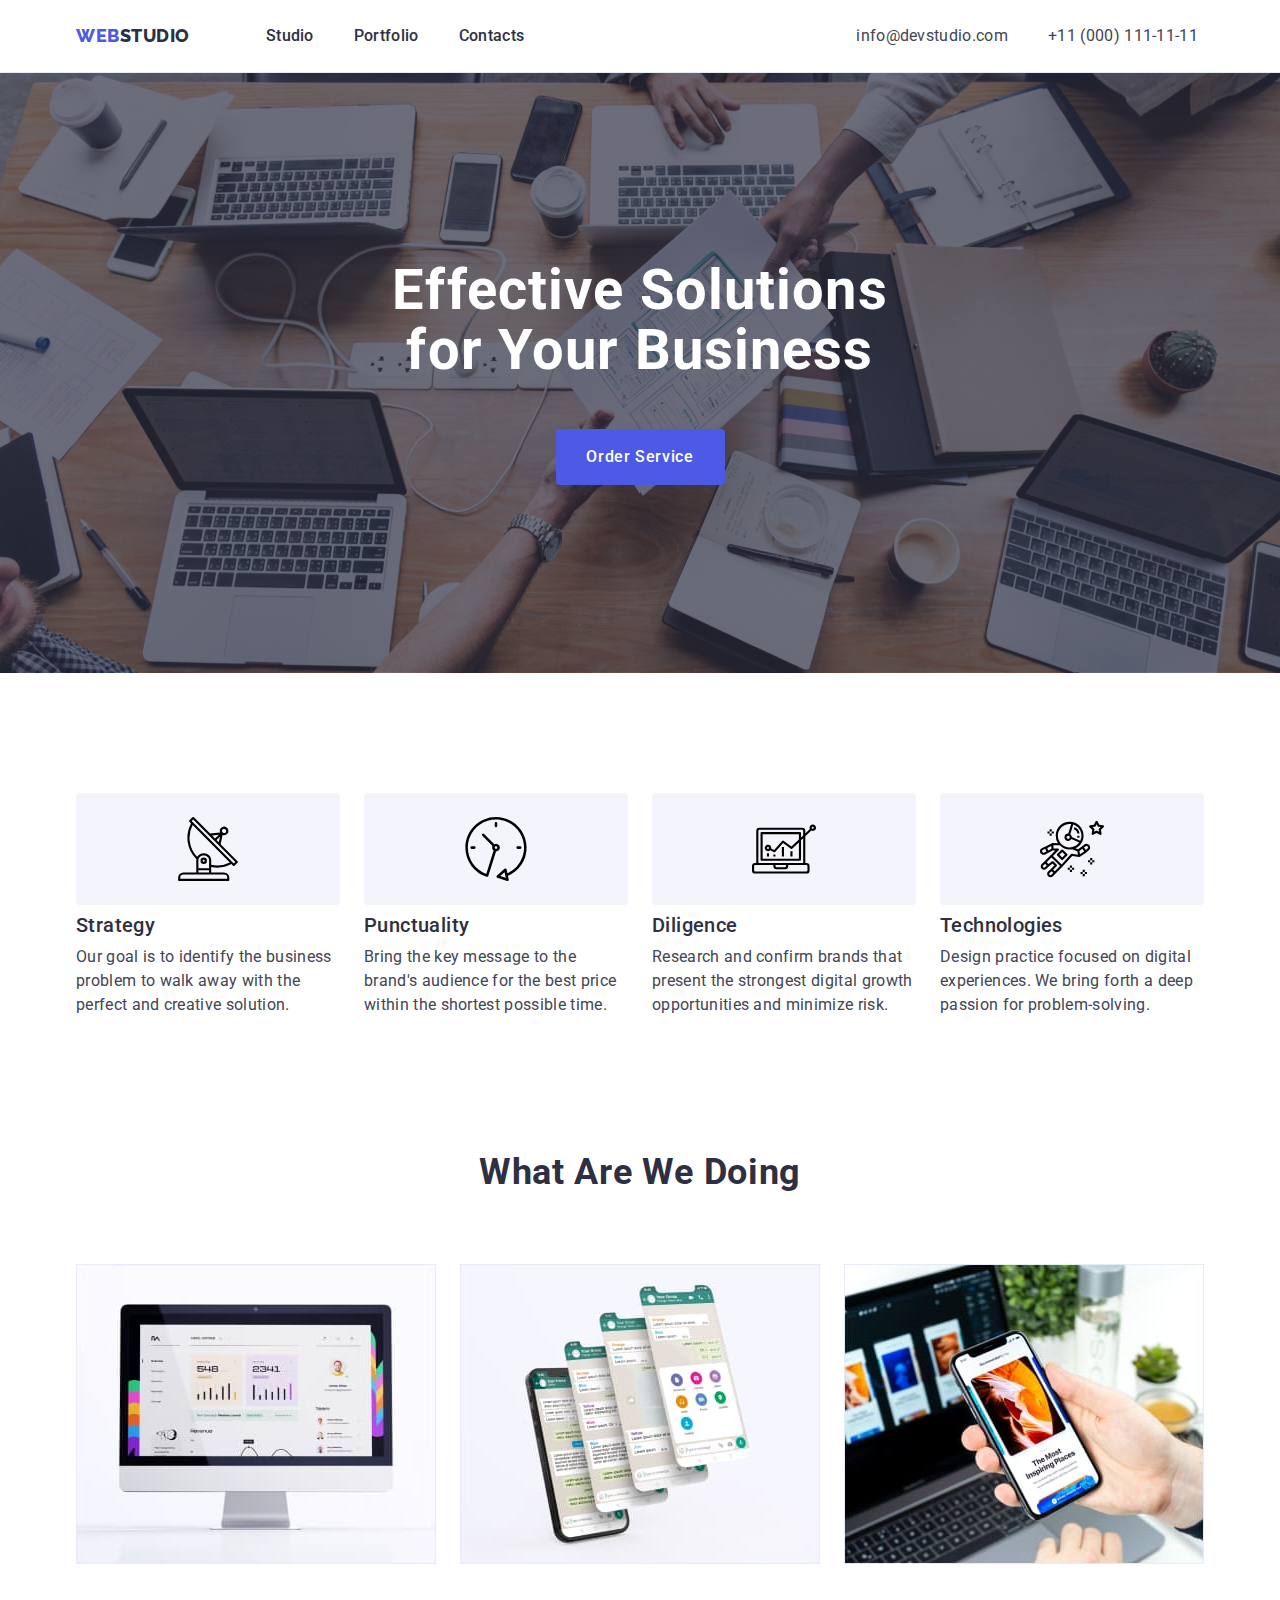
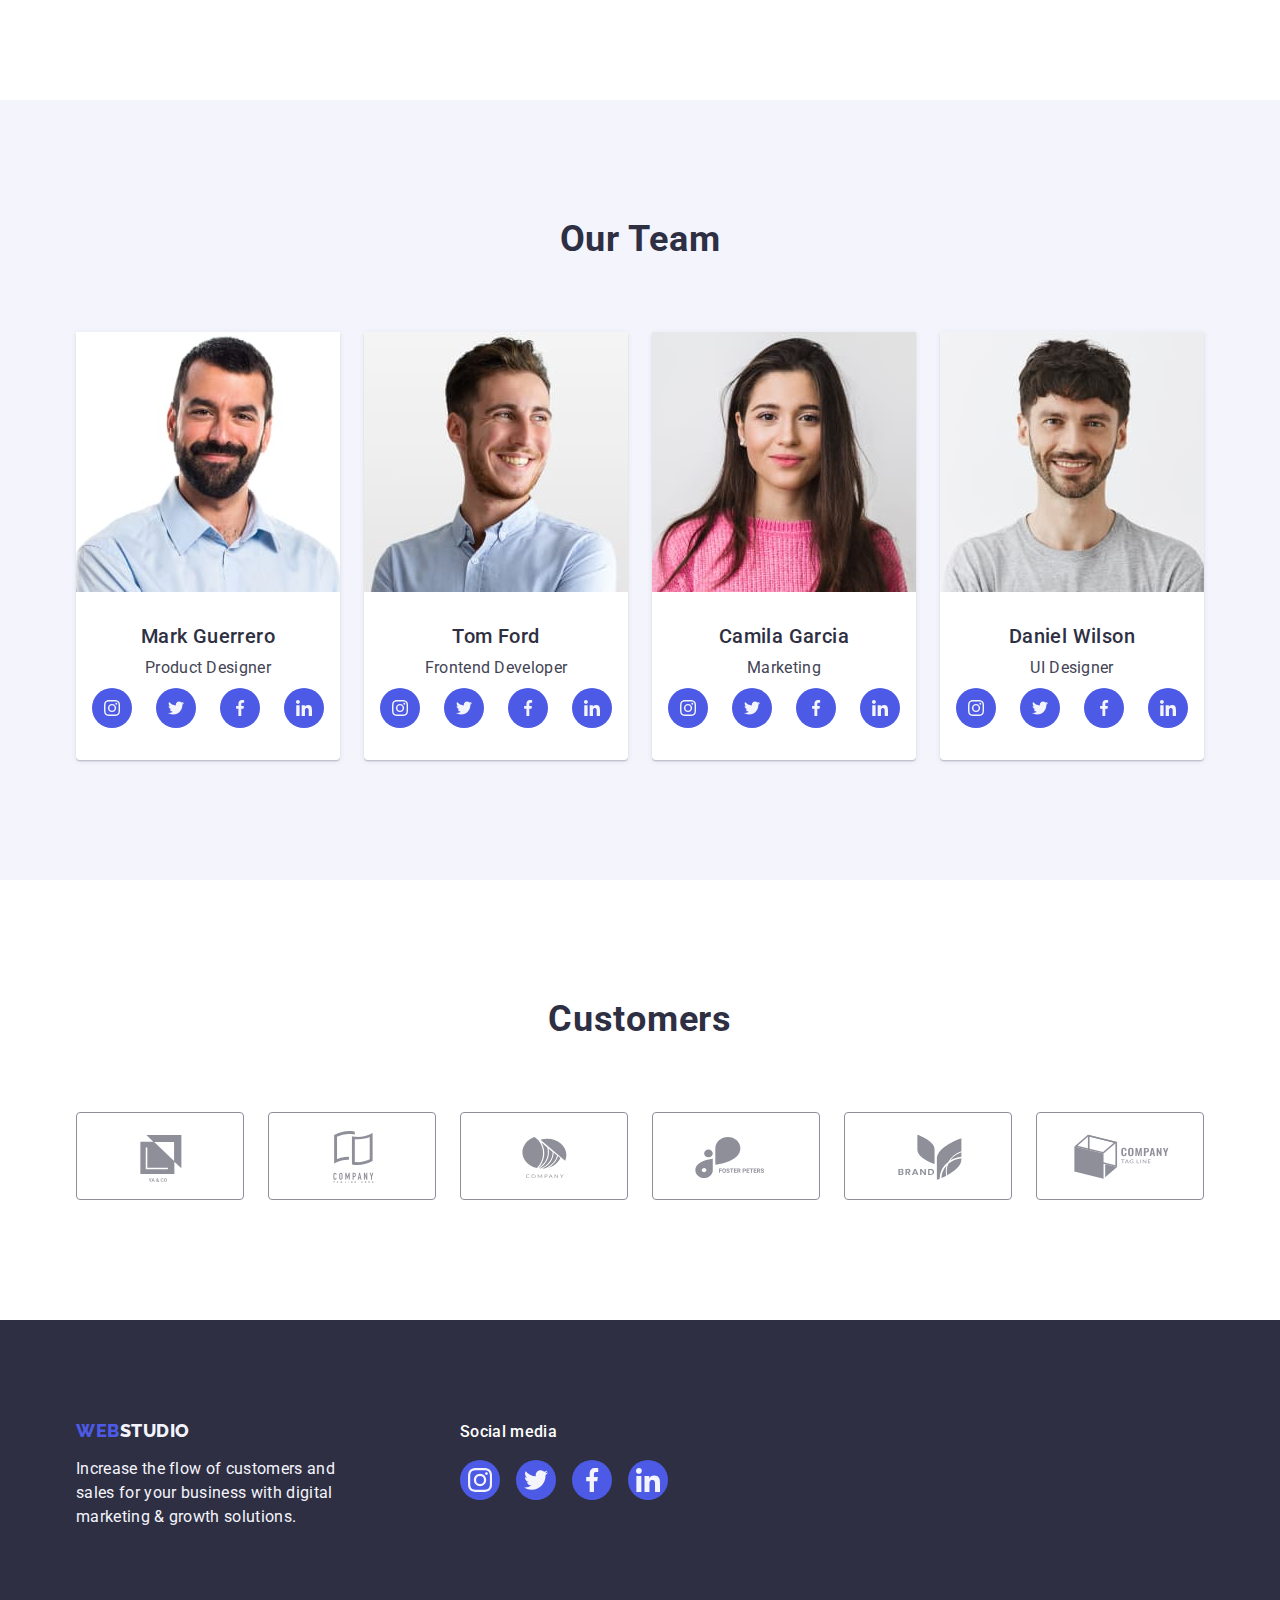
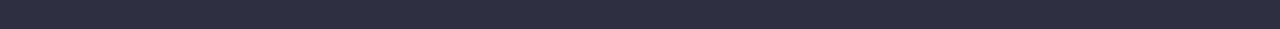
<file: index.html>
<!doctype html>
<html lang="en">
    <head>
        <meta charset="UTF-8">
        <meta http-equiv="X-UA-Compatible" content="IE=edge">
        <meta name="viewport" content="width=device-width, initial-scale=1.0">
        <meta name="description"
        content="We are experts in our sphere. We work quickly, carefully and with style.">
        <link rel="preconnect" href="https://fonts.googleapis.com">
        <link rel="preconnect" href="https://fonts.gstatic.com" crossorigin>
        <link href="https://fonts.googleapis.com/css2?family=Raleway:ital,wght@0,800;1,800&family=Roboto:ital,wght@0,400;0,500;0,700;0,900;1,400;1,500;1,700;1,900&display=swap" rel="stylesheet">
        <link rel="stylesheet" href="https://cdnjs.cloudflare.com/ajax/libs/modern-normalize/1.0.0/modern-normalize.min.css">
        <link rel="stylesheet" href="./css/style.css">
        <title>WebStudio</title>
    </head>
    <body>
        <header class="header">
            <div class="container head">
                <nav class="navigation">
                    <a href="./index.html" class="logo link">Web<span class="spany">Studio</span></a>
                    <ul class="ulone list">
                        <li><a href="./index.html" class="lione innav link">Studio</a></li>
                        <li><a href="./portfolio.html" class="lione innav link">Portfolio</a></li>
                        <li><a href="" class="lione innav link">Contacts</a></li>
                    </ul>
                </nav>
                <address class="contacts">
                    <ul class="ulcont list">
                        <li><a href="mailto:info@devstudio.com" class="inadd link">info@devstudio.com</a></li>
                        <li><a href="tel:+110001111111" class="inadd link">+11 (000) 111-11-11</a></li>
                    </ul>
                </address>
            </div>
        </header>
        <main>
            <section class="first-sect">
                <div class="container">
                    <h1 class="big-header">Effective Solutions for Your Business</h1>
                    <button type="button" class="but">Order Service</button>
                </div>
            </section>
            <section class="second-section">
                <div class="container">
                    <h2 class="sect-title" hidden>Our advantages</h2>
                    <ul class="ultwo list">
                        <li class="litwo">
                            <div class="miniature">
                                <svg width="64" height="64"><use href="./images/icons.svg#icon-antenna"></use></svg>
                            </div>
                            <h3 class="smaller-title">Strategy</h3>
                            <p class="paragraph">Our goal is to identify the business problem to walk away with the perfect and creative solution.</p>
                        </li>
                        <li class="litwo">
                            <div class="miniature">
                                <svg width="64" height="64"><use href="./images/icons.svg#icon-clock"></use></svg>
                            </div>
                            <h3 class="smaller-title">Punctuality</h3>
                            <p class="paragraph">Bring the key message to the brand's audience for the best price within the shortest possible time.</p>
                        </li>
                        <li class="litwo">
                            <div class="miniature">
                                <svg width="64" height="64"><use href="./images/icons.svg#icon-diagram"></use></svg>
                            </div>
                            <h3 class="smaller-title">Diligence</h3>
                            <p class="paragraph">Research and confirm brands that present the strongest digital growth opportunities and minimize risk.</p>
                        </li>
                        <li class="litwo">
                            <div class="miniature">
                                <svg width="64" height="64"><use href="./images/icons.svg#icon-astronaut"></use></svg>
                            </div>
                            <h3 class="smaller-title">Technologies</h3>
                            <p class="paragraph">Design practice focused on digital experiences. We bring forth a deep passion for problem-solving.</p>
                        </li>
                    </ul>
                </div>
            </section>
            <section class="third-section">
                <div class="container">
                    <h2 class="sect-title">What are we doing</h2>
                    <ul class="ulthree list">
                        <li class="lithree"><img src="./images/pc.jpg" alt="personal computer" width="360" height="300"></li>
                        <li class="lithree"><img src="./images/phone.jpg" alt="mobile phone" width="360" height="300"></li>
                        <li class="lithree"><img src="./images/mb.jpg" alt="macbook" width="360" height="300"></li>
                    </ul>
                </div>
            </section>
            <section class="fourth-section">
                <div class="container">
                    <h2 class="sect-title">Our Team</h2>
                    <ul class="ulfour list">
                        <li class="workers">
                            <img src="./images/worker1.jpg" alt="photo of Mark Guerrero" width="264" height="260">
                            <div class="proffesion">
                                <h3 class="smaller-titletwo">Mark Guerrero</h3>
                                <p class="paragraphtwo">Product Designer</p>
                                <ul class="networks list">
                                    <li class="social">
                                        <a href="./index.html" class="net">
                                            <svg class="net-icons" width="16" height="16">
                                                <use href="./images/icons.svg#icon-instagram"></use>
                                            </svg>
                                        </a>
                                    </li>
                                    <li class="social">
                                        <a href="./index.html" class="net">
                                            <svg class="net-icons" width="16" height="16">
                                                <use href="./images/icons.svg#icon-twitter"></use>
                                            </svg>
                                        </a>
                                    </li>
                                    <li class="social">
                                        <a href="./index.html" class="net">
                                            <svg class="net-icons" width="16" height="16">
                                                <use href="./images/icons.svg#icon-facebook"></use>
                                            </svg>
                                        </a>
                                    </li>
                                    <li class="social">
                                        <a href="./index.html" class="net">
                                            <svg class="net-icons" width="16" height="16">
                                                <use href="./images/icons.svg#icon-linkedin"></use>
                                            </svg>
                                        </a>
                                    </li>
                                </ul>
                            </div>
                        </li>
                        <li class="workers">
                            <img src="./images/worker2.jpg" alt="photo of Tom Ford" width="264" height="260">
                            <div class="proffesion">
                                <h3 class="smaller-titletwo">Tom Ford</h3>
                                <p class="paragraphtwo">Frontend Developer</p>
                                <ul class="networks list">
                                    <li class="social">
                                        <a href="./index.html" class="net">
                                            <svg class="net-icons" width="16" height="16">
                                                <use href="./images/icons.svg#icon-instagram"></use>
                                            </svg>
                                        </a>
                                    </li>
                                    <li class="social">
                                        <a href="./index.html" class="net">
                                            <svg class="net-icons" width="16" height="16">
                                                <use href="./images/icons.svg#icon-twitter"></use>
                                            </svg>
                                        </a>
                                    </li>
                                    <li class="social">
                                        <a href="./index.html" class="net">
                                            <svg class="net-icons" width="16" height="16">
                                                <use href="./images/icons.svg#icon-facebook"></use>
                                            </svg>
                                        </a>
                                    </li>
                                    <li class="social">
                                        <a href="./index.html" class="net">
                                            <svg class="net-icons" width="16" height="16">
                                                <use href="./images/icons.svg#icon-linkedin"></use>
                                            </svg>
                                        </a>
                                    </li>
                                </ul>
                            </div>
                        </li>
                        <li class="workers">
                            <img src="./images/worker3.jpg" alt="photo of Camila Garcia" width="264" height="260">
                            <div class="proffesion">
                                <h3 class="smaller-titletwo">Camila Garcia</h3>
                                <p class="paragraphtwo">Marketing</p>
                                <ul class="networks list">
                                    <li class="social">
                                        <a href="./index.html" class="net">
                                            <svg class="net-icons" width="16" height="16">
                                                <use href="./images/icons.svg#icon-instagram"></use>
                                            </svg>
                                        </a>
                                    </li>
                                    <li class="social">
                                        <a href="./index.html" class="net">
                                            <svg class="net-icons" width="16" height="16">
                                                <use href="./images/icons.svg#icon-twitter"></use>
                                            </svg>
                                        </a>
                                    </li>
                                    <li class="social">
                                        <a href="./index.html" class="net">
                                            <svg class="net-icons" width="16" height="16">
                                                <use href="./images/icons.svg#icon-facebook"></use>
                                            </svg>
                                        </a>
                                    </li>
                                    <li class="social">
                                        <a href="./index.html" class="net">
                                            <svg class="net-icons" width="16" height="16">
                                                <use href="./images/icons.svg#icon-linkedin"></use>
                                            </svg>
                                        </a>
                                    </li>
                                </ul>
                            </div>
                        </li>
                        <li class="workers">
                            <img src="./images/worker4.jpg" alt="photo of Daniel Wilson" width="264" height="260">
                            <div class="proffesion">
                                <h3 class="smaller-titletwo">Daniel Wilson</h3>
                                <p class="paragraphtwo">UI Designer</p>
                                <ul class="networks list">
                                    <li class="social">
                                        <a href="./index.html" class="net">
                                            <svg class="net-icons" width="16" height="16">
                                                <use href="./images/icons.svg#icon-instagram"></use>
                                            </svg>
                                        </a>
                                    </li>
                                    <li class="social">
                                        <a href="./index.html" class="net">
                                            <svg class="net-icons" width="16" height="16">
                                                <use href="./images/icons.svg#icon-twitter"></use>
                                            </svg>
                                        </a>
                                    </li>
                                    <li class="social">
                                        <a href="./index.html" class="net">
                                            <svg class="net-icons" width="16" height="16">
                                                <use href="./images/icons.svg#icon-facebook"></use>
                                            </svg>
                                        </a>
                                    </li>
                                    <li class="social">
                                        <a href="./index.html" class="net">
                                            <svg class="net-icons" width="16" height="16">
                                                <use href="./images/icons.svg#icon-linkedin"></use>
                                            </svg>
                                        </a>
                                    </li>
                                </ul>
                            </div>
                        </li>
                    </ul>
                </div>
            </section>
            <section class="fifth-section">
                <div class="container">
                    <h2 class="sect-title">Customers</h2>
                    <ul class="customers list">
                        <li class="firm">
                            <a href="./index.html" class="firm-link">
                                <svg width="104" height="56" class="svgy"><use href="./images/icons.svg#icon-customer1"></use></svg>
                            </a>
                        </li>
                        <li class="firm">
                            <a href="./index.html" class="firm-link">
                                <svg width="104" height="56" class="svgy"><use href="./images/icons.svg#icon-customer2"></use></svg>
                            </a>
                        </li>
                        <li class="firm">
                            <a href="./index.html" class="firm-link">
                                <svg width="104" height="56" class="svgy"><use href="./images/icons.svg#icon-customer3"></use></svg>
                            </a>
                        </li>
                        <li class="firm">
                            <a href="./index.html" class="firm-link">
                                <svg width="104" height="56" class="svgy"><use href="./images/icons.svg#icon-customer4"></use></svg>
                            </a>
                        </li>
                        <li class="firm">
                            <a href="./index.html" class="firm-link">
                                <svg width="104" height="56" class="svgy"><use href="./images/icons.svg#icon-customer5"></use></svg>
                            </a>
                        </li>
                        <li class="firm">
                            <a href="./index.html" class="firm-link">
                                <svg width="104" height="56" class="svgy"><use href="./images/icons.svg#icon-customer6"></use></svg>
                            </a>
                        </li>
                    </ul>
                </div>
            </section>
        </main>
        <footer class="foot">
            <div class="footter container">
                <div class="foot-text">
                    <a href="./index.html"  class="foot-logo link">Web<span class="span-two">Studio</span></a>
                    <p class="in-foot">
                        Increase the flow of customers and sales for your business with digital marketing & growth solutions.
                    </p>
                </div>
                <div class="media">
                    <p class="mediatec">Social media</p>
                    <ul class="for-icons list">
                        <li class="social">
                            <a href="./index.html" class="media-link">
                                <svg class="madiaaa" width="24" height="24"><use href="./images/icons.svg#icon-instagram"></use></svg>
                            </a>
                        </li>
                        <li class="social">
                            <a href="./index.html" class="media-link">
                                <svg class="madiaaa" width="24" height="24"><use href="./images/icons.svg#icon-twitter"></use></svg>
                            </a>
                        </li>
                        <li class="social">
                            <a href="./index.html" class="media-link">
                                <svg class="madiaaa" width="24" height="24"><use href="./images/icons.svg#icon-facebook"></use></svg>
                            </a>
                        </li>
                        <li class="social">
                            <a href="./index.html" class="media-link">
                                <svg class="madiaaa" width="24" height="24"><use href="./images/icons.svg#icon-linkedin"></use></svg>
                            </a>
                        </li>
                    </ul>
                </div>
            </div>
        </footer>
    </body>
</html>
</file>
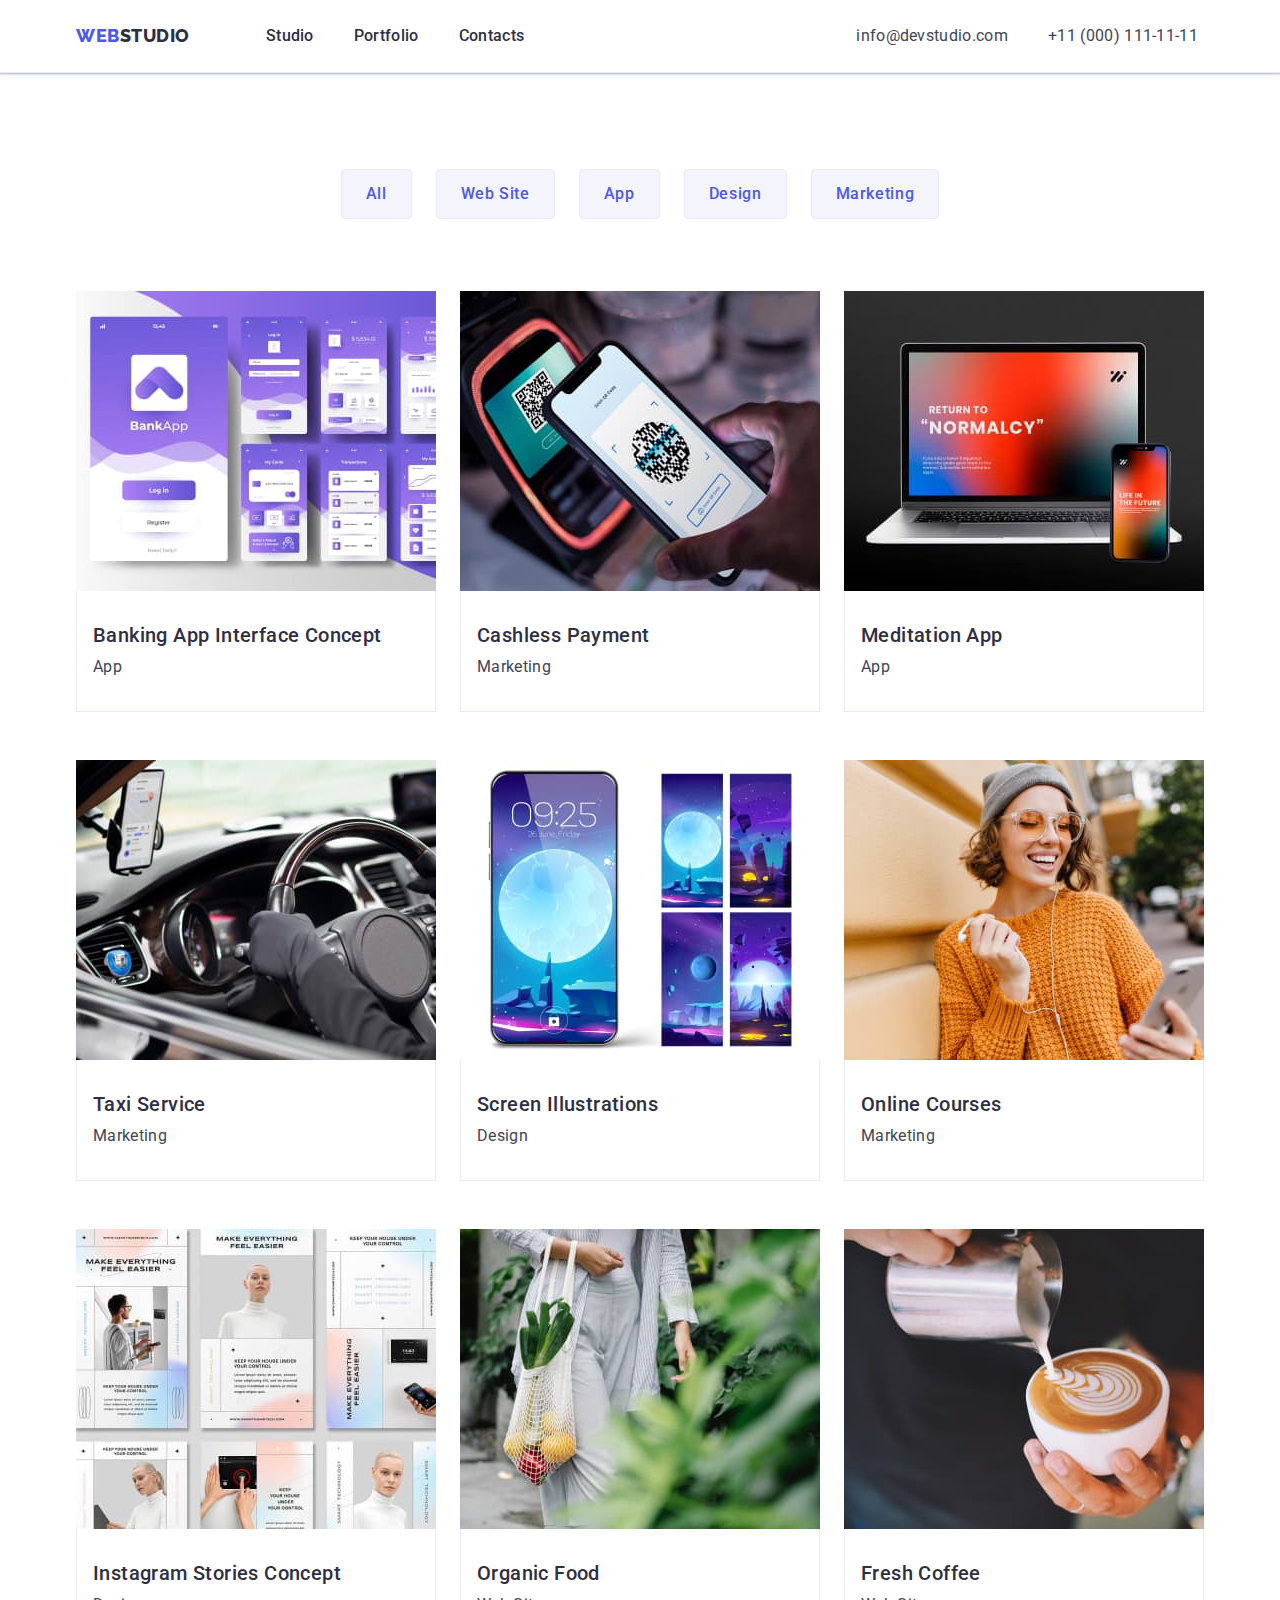
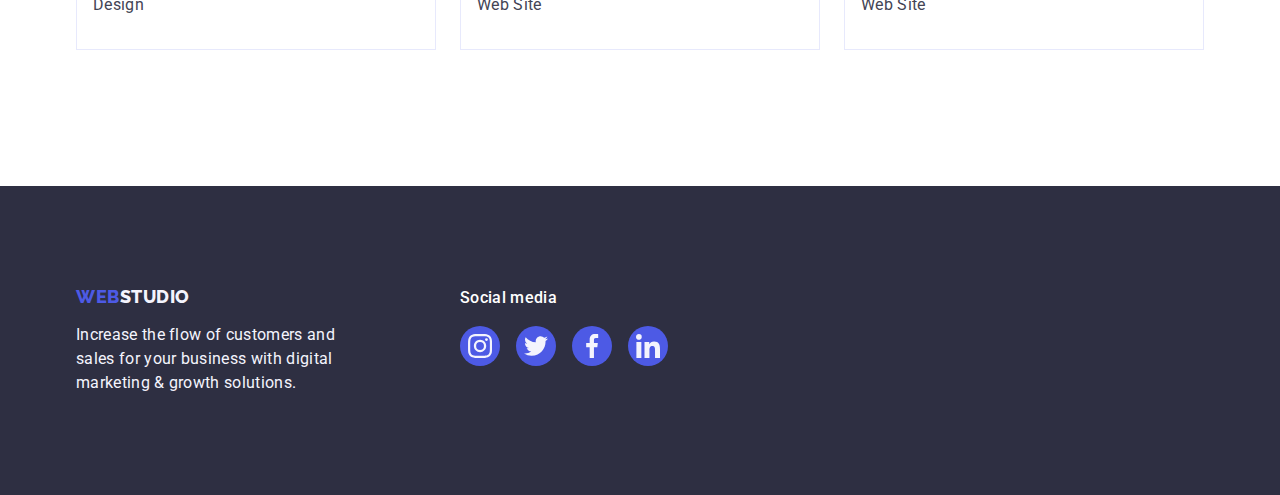
<file: portfolio.html>
<!doctype html>
<html lang="en">
    <head>
        <meta charset="UTF-8">
        <meta http-equiv="X-UA-Compatible" content="IE=edge">
        <meta name="viewport" content="width=device-width, initial-scale=1.0">
        <meta name="description"
        content="We are experts in our sphere. We work quickly, carefully and with style.">
        <link rel="preconnect" href="https://fonts.googleapis.com">
        <link rel="preconnect" href="https://fonts.gstatic.com" crossorigin>
        <link href="https://fonts.googleapis.com/css2?family=Raleway:ital,wght@0,800;1,800&family=Roboto:ital,wght@0,400;0,500;0,700;0,900;1,400;1,500;1,700;1,900&display=swap" rel="stylesheet">
        <link rel="stylesheet" href="https://cdnjs.cloudflare.com/ajax/libs/modern-normalize/1.0.0/modern-normalize.min.css">
        <link rel="stylesheet" href="./css/style.css">
        <title>Portfolio</title>
    </head>
    <body>
        <header class="header">
            <div class="container head">
                <nav class="navigation">
                    <a href="./index.html" class="logo link">Web<span class="spany">Studio</span></a>
                    <ul class="ulone list">
                        <li><a href="./index.html" class="lione innav link">Studio</a></li>
                        <li><a href="./portfolio.html" class="lione innav link">Portfolio</a></li>
                        <li><a href="" class="lione innav link">Contacts</a></li>
                    </ul>
                </nav>
                <address class="contacts">
                    <ul class="ulcont list">
                        <li><a href="mailto:info@devstudio.com" class="inadd link">info@devstudio.com</a></li>
                        <li><a href="tel:+110001111111" class="inadd link">+11 (000) 111-11-11</a></li>
                    </ul>
                </address>
            </div>
        </header>
        <main>
            <section class="table">
                <div class="container">
                    <h1 hidden>Bla Bla</h1>
                    <ul class="ulbutton list">
                        <li><button type="button" class="filter">All</button></li>
                        <li><button type="button" class="filter">Web Site</button></li>
                        <li><button type="button" class="filter">App</button></li>
                        <li><button type="button" class="filter">Design</button></li>
                        <li><button type="button" class="filter">Marketing</button></li>
                    </ul>
                    <ul class="allres list">
                        <li class="works">
                            <a href="./portfolio.html" class="portfolio link">
                                <img src="./images/port1.jpg" alt="first image">
                                <div class="jobs">
                                    <h2 class="sect-header">Banking App Interface Concept</h2>
                                    <p class="paragraphh">App</p>
                                </div>
                            </a>
                        </li>
                        <li class="works">
                            <a href="./portfolio.html" class="portfolio link">
                                <img src="./images/port2.jpg" alt="second image">
                                <div class="jobs">
                                    <h2 class="sect-header">Cashless Payment</h2>
                                    <p class="paragraphh">Marketing</p>
                                </div>
                            </a>
                        </li>
                        <li class="works">
                            <a href="./portfolio.html" class="portfolio link">
                                <img src="./images/port3.jpg" alt="third image">
                                <div class="jobs">
                                    <h2 class="sect-header">Meditation App</h2>
                                    <p class="paragraphh">App</p>
                                </div>
                            </a>
                        </li>
                        <li class="works">
                            <a href="./portfolio.html" class="portfolio link">
                                <img src="./images/port4.jpg" alt="fourth image">
                                <div class="jobs">
                                    <h2 class="sect-header">Taxi Service</h2>
                                    <p class="paragraphh">Marketing</p>
                                </div>
                            </a>
                        </li>
                        <li class="works">
                            <a href="./portfolio.html" class="portfolio link">
                                <img src="./images/port5.jpg" alt="fifth image">
                                <div class="jobs">
                                    <h2 class="sect-header">Screen Illustrations</h2>
                                    <p class="paragraphh">Design</p>
                                </div>
                            </a>
                        </li>
                        <li class="works">
                            <a href="./portfolio.html" class="portfolio link">
                                <img src="./images/port6.jpg" alt="sixth image">
                                <div class="jobs">
                                    <h2 class="sect-header">Online Courses</h2>
                                    <p class="paragraphh">Marketing</p>
                                </div>
                            </a>
                        </li>
                        <li class="works">
                            <a href="./portfolio.html" class="portfolio link">
                                <img src="./images/port7.jpg" alt="seventh image">
                                <div class="jobs">
                                    <h2 class="sect-header">Instagram Stories Concept</h2>
                                    <p class="paragraphh">Design</p>
                                </div>
                            </a>
                        </li>
                        <li class="works">
                            <a href="./portfolio.html" class="portfolio link">
                                <img src="./images/port8.jpg" alt="eghth image">
                                <div class="jobs">
                                    <h2 class="sect-header">Organic Food</h2>
                                    <p class="paragraphh">Web Site</p>
                                </div>
                            </a>
                        </li>
                        <li class="works">
                            <a href="./portfolio.html" class="portfolio link">
                                <img src="./images/port9.jpg" alt="nineth image">
                                <div class="jobs">
                                    <h2 class="sect-header">Fresh Coffee</h2>
                                    <p class="paragraphh">Web Site</p>
                                </div>
                            </a>
                        </li>
                    </ul>
                </div>
            </section>
        </main>
        <footer class="foot">
            <div class="footter container">
                <div class="foot-text">
                    <a href="./index.html"  class="foot-logo link">Web<span class="span-two">Studio</span></a>
                    <p class="in-foot">
                        Increase the flow of customers and sales for your business with digital marketing & growth solutions.
                    </p>
                </div>
                <div class="media">
                    <p class="mediatec">Social media</p>
                    <ul class="for-icons list">
                        <li class="social">
                            <a href="./index.html" class="media-link">
                                <svg class="madiaaa" width="24" height="24"><use href="./images/icons.svg#icon-instagram"></use></svg>
                            </a>
                        </li>
                        <li class="social">
                            <a href="./index.html" class="media-link">
                                <svg class="madiaaa" width="24" height="24"><use href="./images/icons.svg#icon-twitter"></use></svg>
                            </a>
                        </li>
                        <li class="social">
                            <a href="./index.html" class="media-link">
                                <svg class="madiaaa" width="24" height="24"><use href="./images/icons.svg#icon-facebook"></use></svg>
                            </a>
                        </li>
                        <li class="social">
                            <a href="./index.html" class="media-link">
                                <svg class="madiaaa" width="24" height="24"><use href="./images/icons.svg#icon-linkedin"></use></svg>
                            </a>
                        </li>
                    </ul>
                </div>
            </div>
        </footer>
    </body>
</html>
</file>
<file: css/style.css>
:root {
    --background: #ffffff;
    --text: #434455;
    --link: #4d5ae5;
    --link-cont: #404bbf;
    --spanny: #2e2f42;
    --cloud: #f4f4fd;
    --border: #e7e9fc;
    --icon-sect-two: #8e8f99;
}

body {
    font-family: 'Roboto', sans-serif;
    background-color: var(--background);
    color: var(--text);
    font-size: 16px;
    line-height: 24px;
}

.container {
    width: 1158px;
    margin: 0 auto;
    padding: 0 15px 0 15px;
}

.header {
    border-bottom: 1px solid #e7e9fc;
    box-shadow: 0px 2px 1px rgba(46, 47, 66, 0.08), 0px 1px 1px rgba(46, 47, 66, 0.16), 0px 1px 6px rgba(46, 47, 66, 0.08);
}

.head {
    display: flex;
    flex-direction: row;
    align-items: center;
}

.big-header {
    font-weight: 700;
    font-size: 56px;
    line-height: 1.07;
    letter-spacing: 0.02em;
    color: var(--background);
    margin-top: 0;
    margin-bottom: 48px;
    max-width: 496px;
    margin-left: auto;
    margin-right: auto;
}

.innav {
    color: var(--spanny);
    font-size: 16px;
    line-height: 1.5;
    font-weight: 500;
    letter-spacing: 0.02em;
}

.link {
    text-decoration: none;
}

.innav:hover, .innav:focus, .innav:active {
    color: var(--link-cont);
}

.inadd {
    font-size: 16px;
    line-height: 1.5;
    letter-spacing: 0.02em;
    color: var(--text);
}

.inadd:hover, .inadd:focus {
    color: var(--link-cont);
}

.but {
    display: block;
    font-family: "Roboto", sans-serif;
    color: var(--background);
    background-color: var(--link);
    cursor: pointer;
    font-size: 16px;
    line-height: 1.5;
    font-weight: 500;
    letter-spacing: 0.04em;
    min-width: 169px;
    height: 56px;
    border: none;
    border-radius: 4px;
    margin-left: auto;
    margin-right: auto;
}

.but:hover, .but:focus {
    background-color: var(--link-cont);
}

.ulbutton {
    display: flex;
    flex-direction: row;
    padding-left: 0;
    justify-content: center;
    gap: 24px;
    margin-bottom: 72px;
}

.filter {
    padding: 12px 24px;
    font-family: "Roboto", sans-serif;
    color: var(--link);
    background-color: var(--cloud);
    cursor: pointer;
    font-size: 16px;
    line-height: 1.5;
    font-weight: 500;
    letter-spacing: 0.04em;
    border: 1px solid var(--border);
    border-radius: 4px;
}

.filter:hover, .filter:focus {
    color: var(--background);
    background-color: var(--link-cont);
    border: 1px solid transparent;
    box-shadow: 0px 3px 1px rgba(0, 0, 0, 0.1), 0px 2px 1px rgba(0, 0, 0, 0.08), 0px 2px 2px rgba(0, 0, 0, 0.12);
}

.allres {
    display: flex;
    flex-wrap: wrap;
    row-gap: 48px;
    column-gap: 24px;
    justify-content: center;
    padding-left: 0;
}

.works {
    width: calc((100% - 48px) / 3);
}

.portfolio {
    display: block;
}

.portfolio:hover, .portfolio:focus {
    box-shadow: 0px 1px 6px rgba(46, 47, 66, 0.08), 0px 1px 1px rgba(46, 47, 66, 0.16), 0px 2px 1px rgba(46, 47, 66, 0.08);
}

.sect-title {
    font-weight: 700;
    font-size: 36px;
    line-height: 1.1;
    text-align: center;
    letter-spacing: 0.02em;
    text-transform: capitalize;
    color: var(--spanny);
    margin-top: 0;
    margin-bottom: 72px;
}

.sect-header {
    font-weight: 500;
    font-size: 20px;
    line-height: 1.2;
    letter-spacing: 0.02em;
    text-transform: capitalize;
    color: var(--spanny);
    margin-top: 0;
    margin-bottom: 8px;
}

.smaller-title {
    margin-top: 0;
    margin-bottom: 8px;
    font-weight: 500;
    font-size: 20px;
    line-height: 1.2;
    letter-spacing: 0.02em;
    color: var(--spanny);
}

.smaller-titletwo {
    margin-top: 0;
    margin-bottom: 8px;
    font-weight: 500;
    font-size: 20px;
    line-height: 1.2;
    letter-spacing: 0.02em;
    color: var(--spanny);
    text-align: center;
}

.logo {
    font-family: "Raleway", sans-serif;
    font-weight: 800;
    font-size: 18px;
    line-height: 1.17;
    letter-spacing: 0.03em;
    text-transform: uppercase;
    color: var(--link);
    margin-right: 76px;
    padding-top: 24px;
    padding-bottom: 24px;
}

.foot-logo {
    font-family: "Raleway", sans-serif;
    font-weight: 800;
    font-size: 18px;
    line-height: 1.17;
    letter-spacing: 0.03em;
    text-transform: uppercase;
    color: var(--link);
    display: inline-block;
    margin-bottom: 16px;
}

.spany {
    color: var(--spanny);
}

.list {
    list-style: none;
    margin-top: 0;
}

.contacts {
    font-style: normal;
}

.table {
    padding: 96px 0 120px 0;
}

.first-sect {
    background-image: linear-gradient(rgba(46, 47, 66, 0.7), rgba(46, 47, 66, 0.7)), url(../images/people-office.jpg);
    max-width: 1440px;
    background-repeat: no-repeat;
    background-position: center;
    background-size: cover;
    text-align: center;
    justify-content: center;
    padding: 188px 0;
    margin: auto;
}

.second-section {
    padding: 120px 0 120px;
}

.third-section {
    padding-bottom: 120px;
}

.fourth-section {
    padding: 120px 0 120px 0;
    background-color: var(--cloud);
}

.fifth-section {
    padding: 120px 0;
}

.navigation {
    display: flex;
    flex-direction: row;
    align-items: center;
    margin: 0 332px 0 0;
}

.ulone {
    display: flex;
    flex-direction: row;
    gap: 40px;
    padding-left: 0;
    margin: 0;
}

.lione {
    padding-top: 24px;
    padding-bottom: 24px;
}

.ulcont {
    display: flex;
    flex-direction: row;
    gap: 40px;
    margin: 0;
    padding-left: 0;
    padding-top: 24px;
    padding-bottom: 24px;
}

.ultwo {
    display: flex;
    flex-direction: row;
    gap: 24px;
    padding-left: 0;
    justify-content: center;
}

.litwo {
    width: calc((100% - 72px) / 4);
}

.ulthree {
    display: flex;
    flex-direction: row;
    padding-left: 0;
    justify-content: center;
    gap: 24px;
}

.lithree {
    width: calc((100% - 48px) / 3);
}

.ulfour {
    display: flex;
    flex-direction: row;
    padding-left: 0;
    justify-content: center;
    gap: 24px;
    margin-bottom: 0;
}

.workers {
    width: calc((100% - 72px) / 4);
    background-color: var(--background);
    text-align: center;
    box-shadow: 0px 1px 6px rgba(46, 47, 66, 0.08), 0px 1px 1px rgba(46, 47, 66, 0.16), 0px 2px 1px rgba(46, 47, 66, 0.08);
    border-radius: 0px 0px 4px 4px;
}

.proffesion {
    padding: 32px 0;
}

.customers {
    display: flex;
    gap: 24px;
    padding: 0;
    margin: 0;
}

.firm {
    width: calc((100% - 120px) / 6);
    height: 88px;
}

.firm-link {
    width: 100%;
    height: 100%;
    border: 1px solid #8e8f99;
    border-radius: 4px;
    display: flex;
    align-items: center;
    justify-content: center;
    color: #8e8f99;
}

.firm-link:hover, .firm-link:focus {
    border-color: #404bbf;
    color: #404bbf;
}

.svgy {
    fill: currentColor;
}

.for-icons {
    display: flex;
    gap: 16px;
    padding: 0;
    margin: 0;
}

.media-link {
    width: 100%;
    height: 100%;
    background-color: var(--link);
    border-radius: 50%;
    display: flex;
    align-items: center;
    justify-content: center;
}

.media-link:hover, .media-link:focus {
    background-color: #31d0aa;
}


.madiaaa {
    fill: var(--cloud);
}

.paragraphtwo {
    margin: 0;
    font-size: 16px;
    line-height: 1.5;
    letter-spacing: 0.02em;
    text-align: center;
}

.paragraph {
    margin: 0;
    font-size: 16px;
    line-height: 1.5;
    letter-spacing: 0.02em;
}

.paragraphh {
    margin: 0;
    color: var(--text);
    font-size: 16px;
    line-height: 1.5;
    letter-spacing: 0.02em;
}

.foot {
    background-color: var(--spanny);
    padding: 100px 0 100px 0;
}

.span-two {
    color: var(--cloud);
}

.in-foot {
    color: var(--cloud);
    font-size: 16px;
    line-height: 1.5;
    letter-spacing: 0.02em;
    width: 264px;
    margin: 0;
}

.footter {
    display: flex;
    align-items: baseline;
}

.foot-text {
    margin-right: 120px;
}

.mediatec {
    width: 100%;
    font-weight: 500;
    font-size: 16px;
    line-height: 1.5;
    letter-spacing: 0.02em;
    color: var(--background);
    margin: 0 0 16px 0;
}

img {
    display: block;
    max-width: 100%;
    height: auto
}

.jobs {
    padding: 32px 16px;
    border: 1px solid #e7e9fc;
    border-top: none;
}

.miniature {
    display: flex;
    align-items: center;
    justify-content: center;
    height: 112px;
    background-color: #f4f4fd;
    border-radius: 4px;
    margin-bottom: 8px;
}

.networks {
    display: flex;
    padding: 0;
    margin: 8px 0 0 0;
    gap: 24px;
    justify-content: center;
}

.social {
    width: 40px;
    height: 40px;
}

.net {
    width: 100%;
    height: 100%;
    background-color: var(--link);
    border-radius: 50%;
    display: flex;
    justify-content: center;
    align-items: center;
}

.net:hover, .net:focus {
    background-color: var(--link-cont);
}

.net-icons {
    width: 16px;
    height: 16px;
    fill: #f4f4fd;
}
</file>
